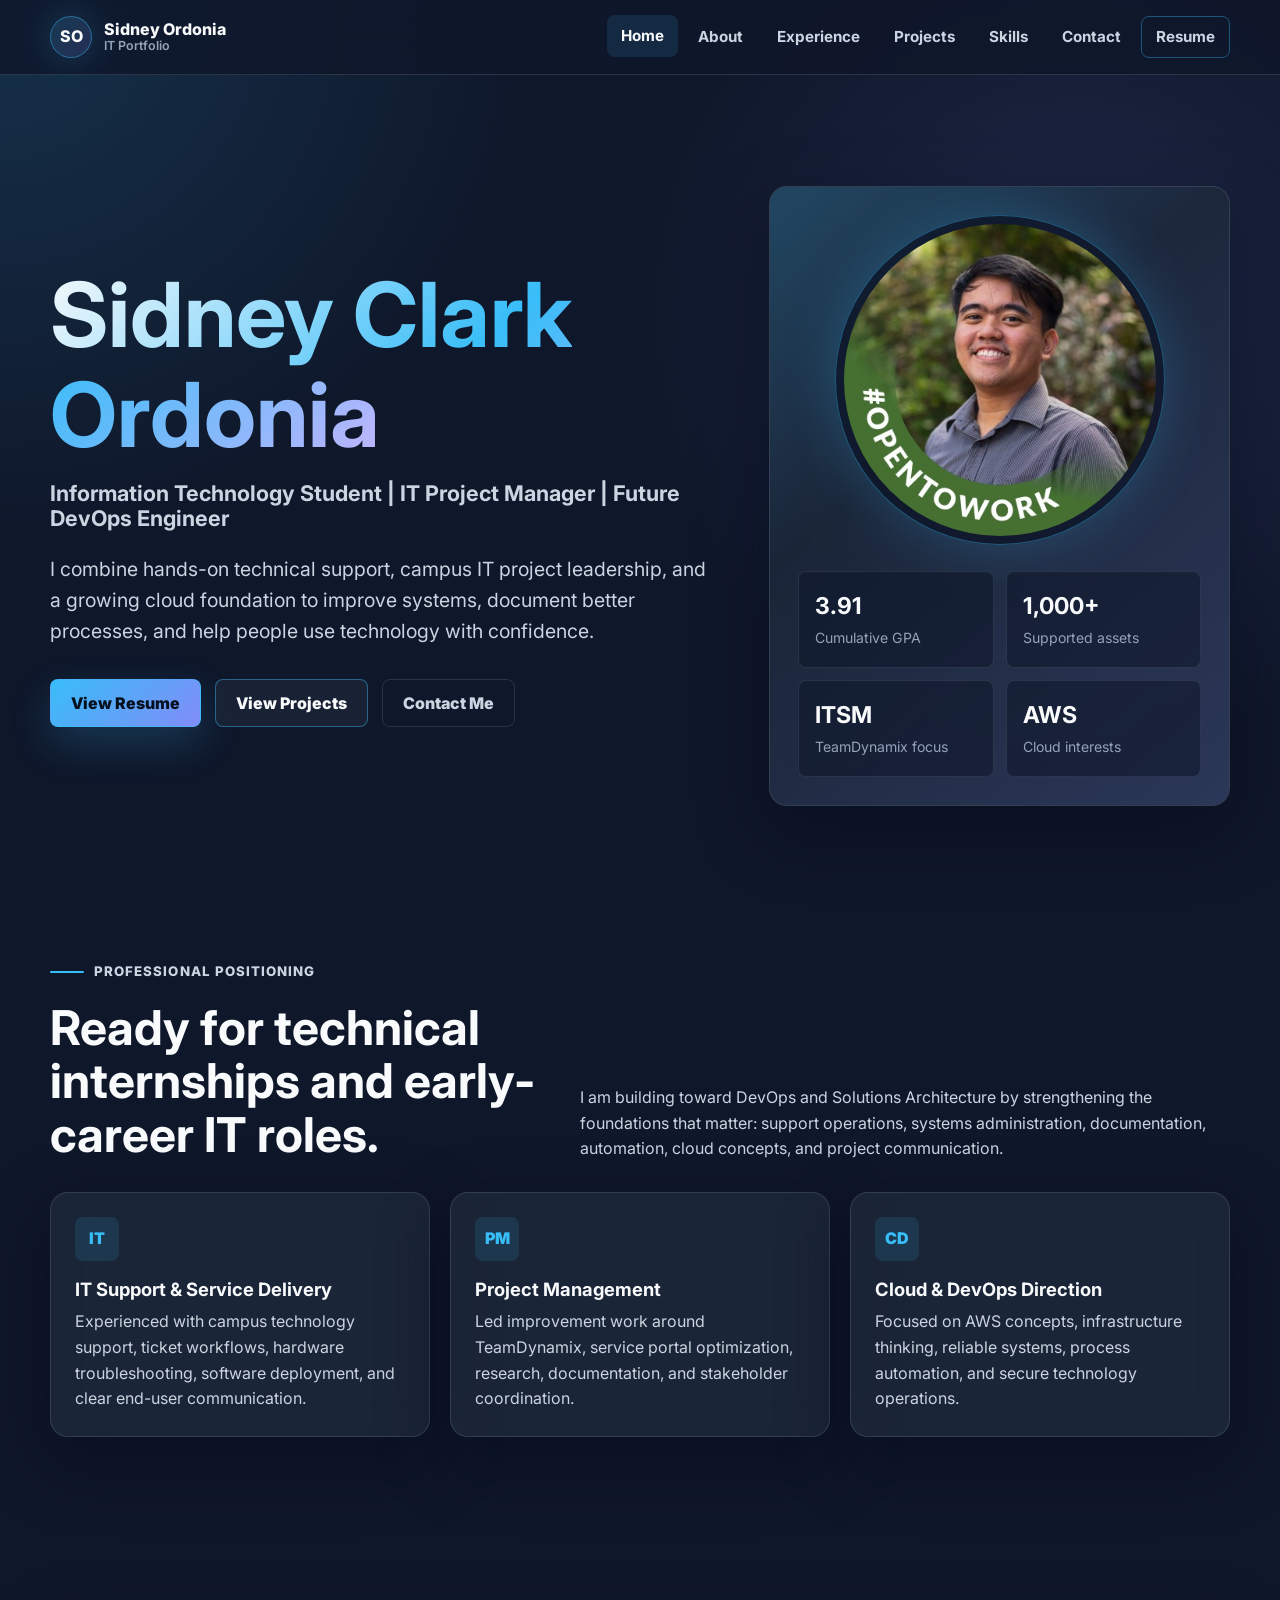
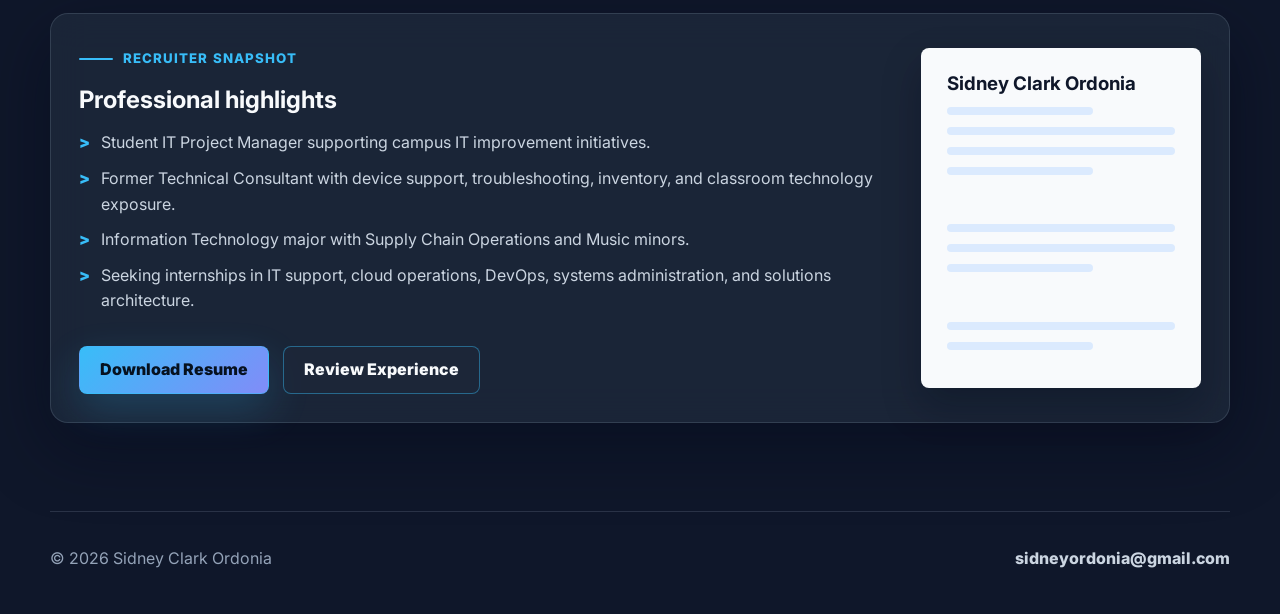
<file: index.html>
<!DOCTYPE html>
<html lang="en">

<head>
    <meta charset="UTF-8">
    <meta name="viewport" content="width=device-width, initial-scale=1.0">
    <meta name="description"
        content="Sidney Clark Ordonia is a BYU-Hawaii Information Technology student, Student IT Project Manager, and aspiring DevOps Engineer.">
    <title>Sidney Clark Ordonia | IT Project Manager &amp; Future DevOps Engineer</title>
    <link rel="preconnect" href="https://fonts.googleapis.com">
    <link rel="preconnect" href="https://fonts.gstatic.com" crossorigin>
    <link
        href="https://fonts.googleapis.com/css2?family=Inter:wght@400;600;700;800;900&amp;family=Outfit:wght@500;700;800&amp;display=swap"
        rel="stylesheet">
    <link rel="stylesheet" href="style.css">
</head>

<body data-page="home">
    <header class="site-header">
        <nav class="navbar" aria-label="Primary navigation">
            <a class="brand" href="index.html" aria-label="Sidney Clark Ordonia home">
                <span class="brand-mark">SO</span>
                <span class="brand-text"><span>Sidney Ordonia</span><span>IT Portfolio</span></span>
            </a>
            <button class="nav-toggle" type="button" aria-label="Toggle navigation"
                aria-expanded="false"><span></span></button>
            <ul class="nav-links">
                <li><a href="index.html" data-page="home">Home</a></li>
                <li><a href="about.html" data-page="about">About</a></li>
                <li><a href="experience.html" data-page="experience">Experience</a></li>
                <li><a href="projects.html" data-page="projects">Projects</a></li>
                <li><a href="skills.html" data-page="skills">Skills</a></li>
                <li><a href="contact.html" data-page="contact">Contact</a></li>
                <li><a class="nav-resume" href="assets/Sidney_Ordonia_Resume.pdf" target="_blank"
                        rel="noopener">Resume</a></li>
            </ul>
        </nav>
    </header>

    <main>
        <section class="hero">
            <div class="reveal">
                <h1><span class="gradient-text">Sidney Clark Ordonia</span><span class="hero-title-small">Information
                        Technology Student | IT Project Manager | Future DevOps Engineer</span></h1>
                <p class="lead">
                    I combine hands-on technical support, campus IT project leadership, and a growing cloud foundation
                    to improve systems, document better processes, and help people use technology with confidence.
                </p>
                <div class="hero-actions" aria-label="Primary actions">
                    <a class="button" href="assets/Sidney_Ordonia_Resume.pdf" target="_blank" rel="noopener">View
                        Resume</a>
                    <a class="button secondary" href="projects.html">View Projects</a>
                    <a class="button ghost" href="contact.html">Contact Me</a>
                </div>
            </div>

            <aside class="profile-panel reveal" aria-label="Professional profile snapshot">
                <div class="profile-frame">
                    <img src="profile.jpeg" alt="Portrait of Sidney Clark Ordonia" loading="eager">
                </div>
                <div class="quick-stats">
                    <div class="stat"><strong>3.91</strong><span>Cumulative GPA</span></div>
                    <div class="stat"><strong>1,000+</strong><span>Supported assets</span></div>
                    <div class="stat"><strong>ITSM</strong><span>TeamDynamix focus</span></div>
                    <div class="stat"><strong>AWS</strong><span>Cloud interests</span></div>
                </div>
            </aside>
        </section>

        <section class="section compact">
            <div class="section-heading reveal">
                <div>
                    <p class="eyebrow">Professional Positioning</p>
                    <h2>Ready for technical internships and early-career IT roles.</h2>
                </div>
                <p>I am building toward DevOps and Solutions Architecture by strengthening the foundations that matter:
                    support operations, systems administration, documentation, automation, cloud concepts, and project
                    communication.</p>
            </div>

            <div class="grid three">
                <article class="feature-card reveal">
                    <span class="icon">IT</span>
                    <h3>IT Support & Service Delivery</h3>
                    <p>Experienced with campus technology support, ticket workflows, hardware troubleshooting, software
                        deployment, and clear end-user communication.</p>
                </article>
                <article class="feature-card reveal">
                    <span class="icon">PM</span>
                    <h3>Project Management</h3>
                    <p>Led improvement work around TeamDynamix, service portal optimization, research, documentation,
                        and stakeholder coordination.</p>
                </article>
                <article class="feature-card reveal">
                    <span class="icon">CD</span>
                    <h3>Cloud & DevOps Direction</h3>
                    <p>Focused on AWS concepts, infrastructure thinking, reliable systems, process automation, and
                        secure technology operations.</p>
                </article>
            </div>
        </section>

        <section class="section">
            <div class="resume-preview reveal">
                <div>
                    <p class="eyebrow">Recruiter Snapshot</p>
                    <h2>Professional highlights</h2>
                    <ul class="achievement-list">
                        <li>Student IT Project Manager supporting campus IT improvement initiatives.</li>
                        <li>Former Technical Consultant with device support, troubleshooting, inventory, and classroom
                            technology exposure.</li>
                        <li>Information Technology major with Supply Chain Operations and Music minors.</li>
                        <li>Seeking internships in IT support, cloud operations, DevOps, systems administration, and
                            solutions architecture.</li>
                    </ul>
                    <div class="button-row">
                        <a class="button" href="assets/Sidney_Ordonia_Resume.pdf" target="_blank"
                            rel="noopener">Download Resume</a>
                        <a class="button secondary" href="experience.html">Review Experience</a>
                    </div>
                </div>
                <div class="resume-sheet" aria-hidden="true">
                    <h3>Sidney Clark Ordonia</h3>
                    <div class="resume-line short"></div>
                    <div class="resume-line"></div>
                    <div class="resume-line"></div>
                    <div class="resume-line short"></div>
                    <br>
                    <div class="resume-line"></div>
                    <div class="resume-line"></div>
                    <div class="resume-line short"></div>
                    <br>
                    <div class="resume-line"></div>
                    <div class="resume-line short"></div>
                </div>
            </div>
        </section>
    </main>

    <footer class="site-footer">
        <p>&copy; 2026 Sidney Clark Ordonia</p>
        <p><a href="mailto:sidneyordonia@gmail.com">sidneyordonia@gmail.com</a></p>
    </footer>

    <script src="script.js"></script>
</body>

</html>
</file>
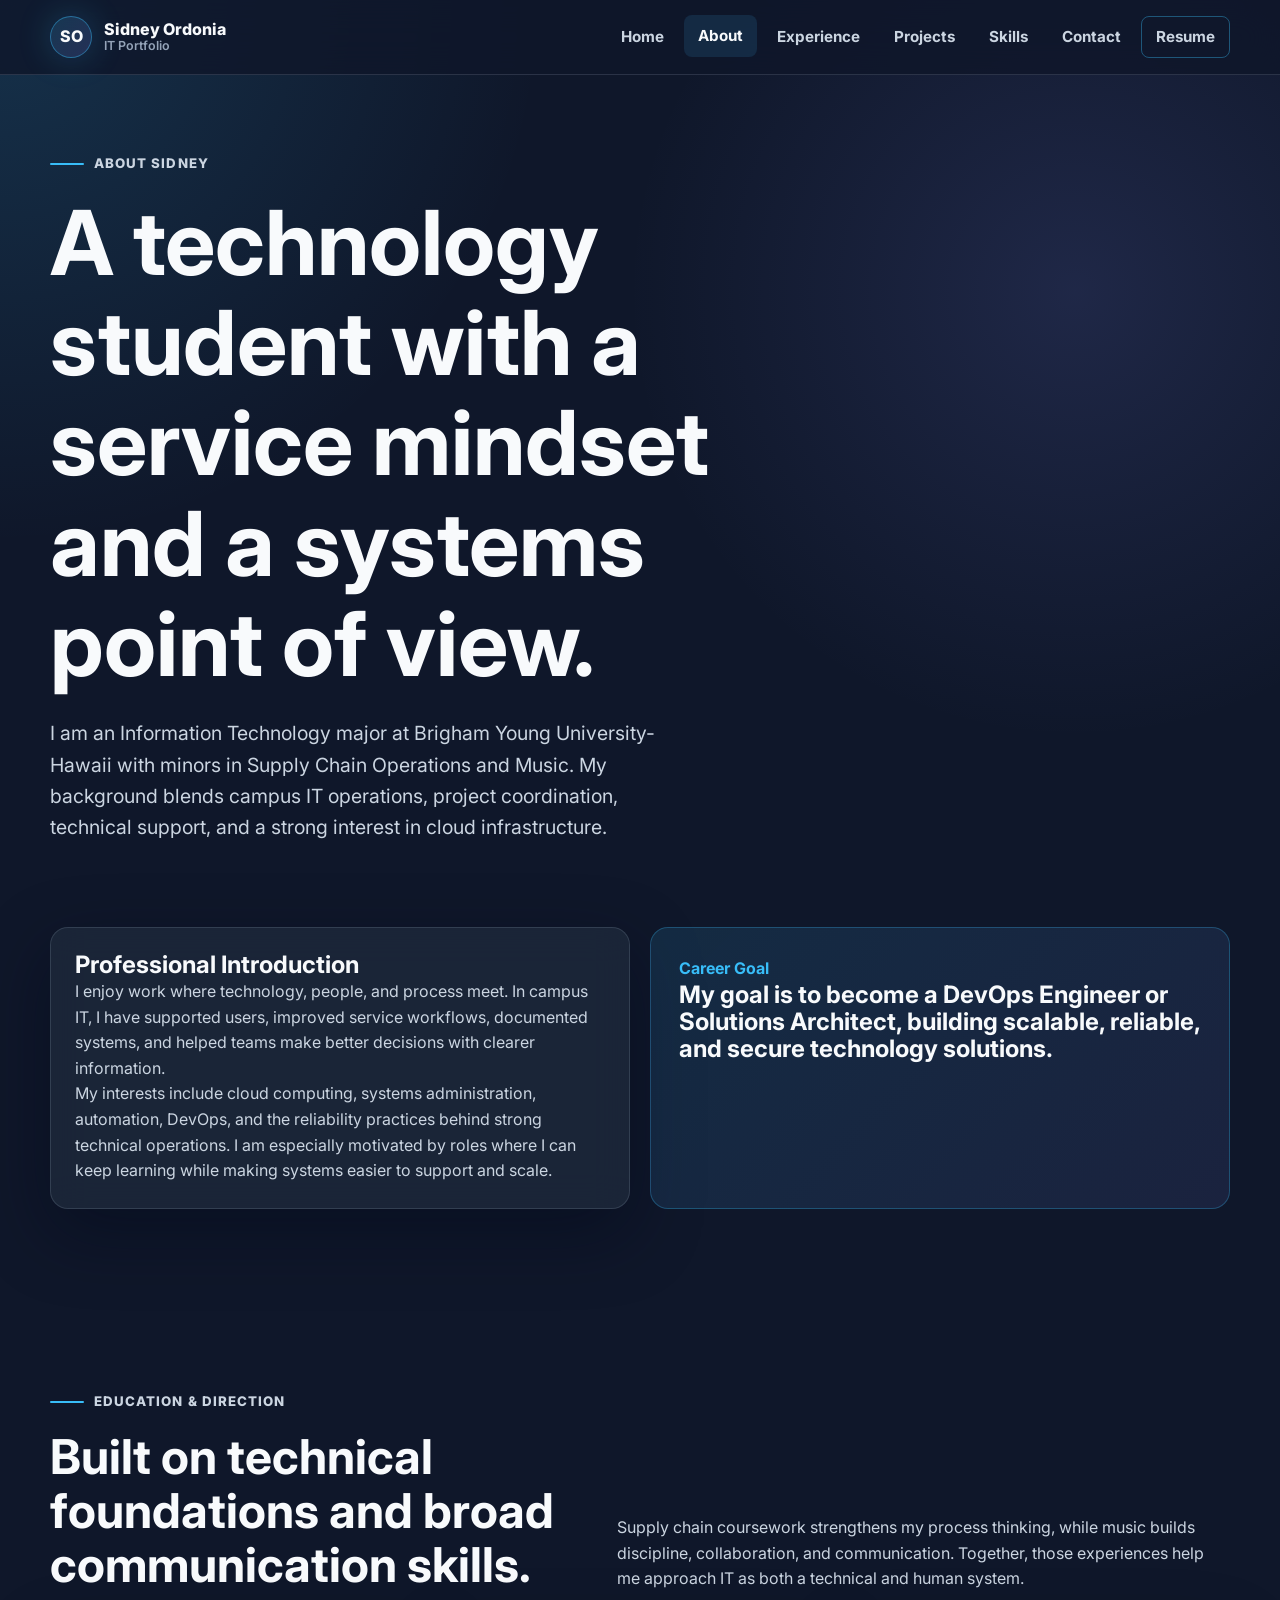
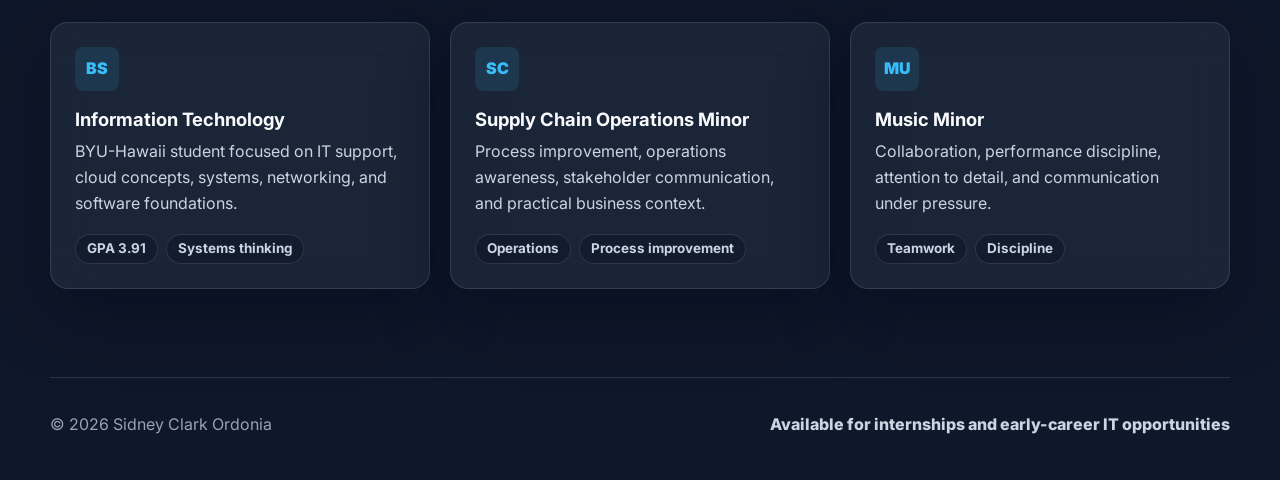
<file: about.html>
<!DOCTYPE html>
<html lang="en">

<head>
    <meta charset="UTF-8">
    <meta name="viewport" content="width=device-width, initial-scale=1.0">
    <meta name="description" content="About Sidney Clark Ordonia, a BYU-Hawaii Information Technology student focused on cloud, DevOps, systems administration, and IT service improvement.">
    <title>About | Sidney Clark Ordonia</title>
    <link rel="preconnect" href="https://fonts.googleapis.com">
    <link rel="preconnect" href="https://fonts.gstatic.com" crossorigin>
    <link href="https://fonts.googleapis.com/css2?family=Inter:wght@400;600;700;800;900&amp;family=Outfit:wght@500;700;800&amp;display=swap" rel="stylesheet">
    <link rel="stylesheet" href="style.css">
</head>

<body data-page="about">
    <header class="site-header">
        <nav class="navbar" aria-label="Primary navigation">
            <a class="brand" href="index.html"><span class="brand-mark">SO</span><span class="brand-text"><span>Sidney Ordonia</span><span>IT Portfolio</span></span></a>
            <button class="nav-toggle" type="button" aria-label="Toggle navigation" aria-expanded="false"><span></span></button>
            <ul class="nav-links">
                <li><a href="index.html" data-page="home">Home</a></li>
                <li><a href="about.html" data-page="about">About</a></li>
                <li><a href="experience.html" data-page="experience">Experience</a></li>
                <li><a href="projects.html" data-page="projects">Projects</a></li>
                <li><a href="skills.html" data-page="skills">Skills</a></li>
                <li><a href="contact.html" data-page="contact">Contact</a></li>
                <li><a class="nav-resume" href="assets/Sidney_Ordonia_Resume.pdf" target="_blank" rel="noopener">Resume</a></li>
            </ul>
        </nav>
    </header>

    <main>
        <section class="page-hero reveal">
            <p class="eyebrow">About Sidney</p>
            <h1>A technology student with a service mindset and a systems point of view.</h1>
            <p class="lead">I am an Information Technology major at Brigham Young University-Hawaii with minors in Supply Chain Operations and Music. My background blends campus IT operations, project coordination, technical support, and a strong interest in cloud infrastructure.</p>
        </section>

        <section class="section compact">
            <div class="grid two">
                <article class="glass-panel feature-card reveal">
                    <h2>Professional Introduction</h2>
                    <p>I enjoy work where technology, people, and process meet. In campus IT, I have supported users, improved service workflows, documented systems, and helped teams make better decisions with clearer information.</p>
                    <p>My interests include cloud computing, systems administration, automation, DevOps, and the reliability practices behind strong technical operations. I am especially motivated by roles where I can keep learning while making systems easier to support and scale.</p>
                </article>

                <aside class="callout reveal">
                    <p><strong>Career Goal</strong></p>
                    <h2>My goal is to become a DevOps Engineer or Solutions Architect, building scalable, reliable, and secure technology solutions.</h2>
                </aside>
            </div>
        </section>

        <section class="section">
            <div class="section-heading reveal">
                <div>
                    <p class="eyebrow">Education & Direction</p>
                    <h2>Built on technical foundations and broad communication skills.</h2>
                </div>
                <p>Supply chain coursework strengthens my process thinking, while music builds discipline, collaboration, and communication. Together, those experiences help me approach IT as both a technical and human system.</p>
            </div>

            <div class="grid three">
                <article class="feature-card reveal">
                    <span class="icon">BS</span>
                    <h3>Information Technology</h3>
                    <p>BYU-Hawaii student focused on IT support, cloud concepts, systems, networking, and software foundations.</p>
                    <ul class="tag-list">
                        <li>GPA 3.91</li>
                        <li>Systems thinking</li>
                    </ul>
                </article>
                <article class="feature-card reveal">
                    <span class="icon">SC</span>
                    <h3>Supply Chain Operations Minor</h3>
                    <p>Process improvement, operations awareness, stakeholder communication, and practical business context.</p>
                    <ul class="tag-list">
                        <li>Operations</li>
                        <li>Process improvement</li>
                    </ul>
                </article>
                <article class="feature-card reveal">
                    <span class="icon">MU</span>
                    <h3>Music Minor</h3>
                    <p>Collaboration, performance discipline, attention to detail, and communication under pressure.</p>
                    <ul class="tag-list">
                        <li>Teamwork</li>
                        <li>Discipline</li>
                    </ul>
                </article>
            </div>
        </section>
    </main>

    <footer class="site-footer">
        <p>&copy; 2026 Sidney Clark Ordonia</p>
        <p><a href="contact.html">Available for internships and early-career IT opportunities</a></p>
    </footer>

    <script src="script.js"></script>
</body>

</html>
</file>
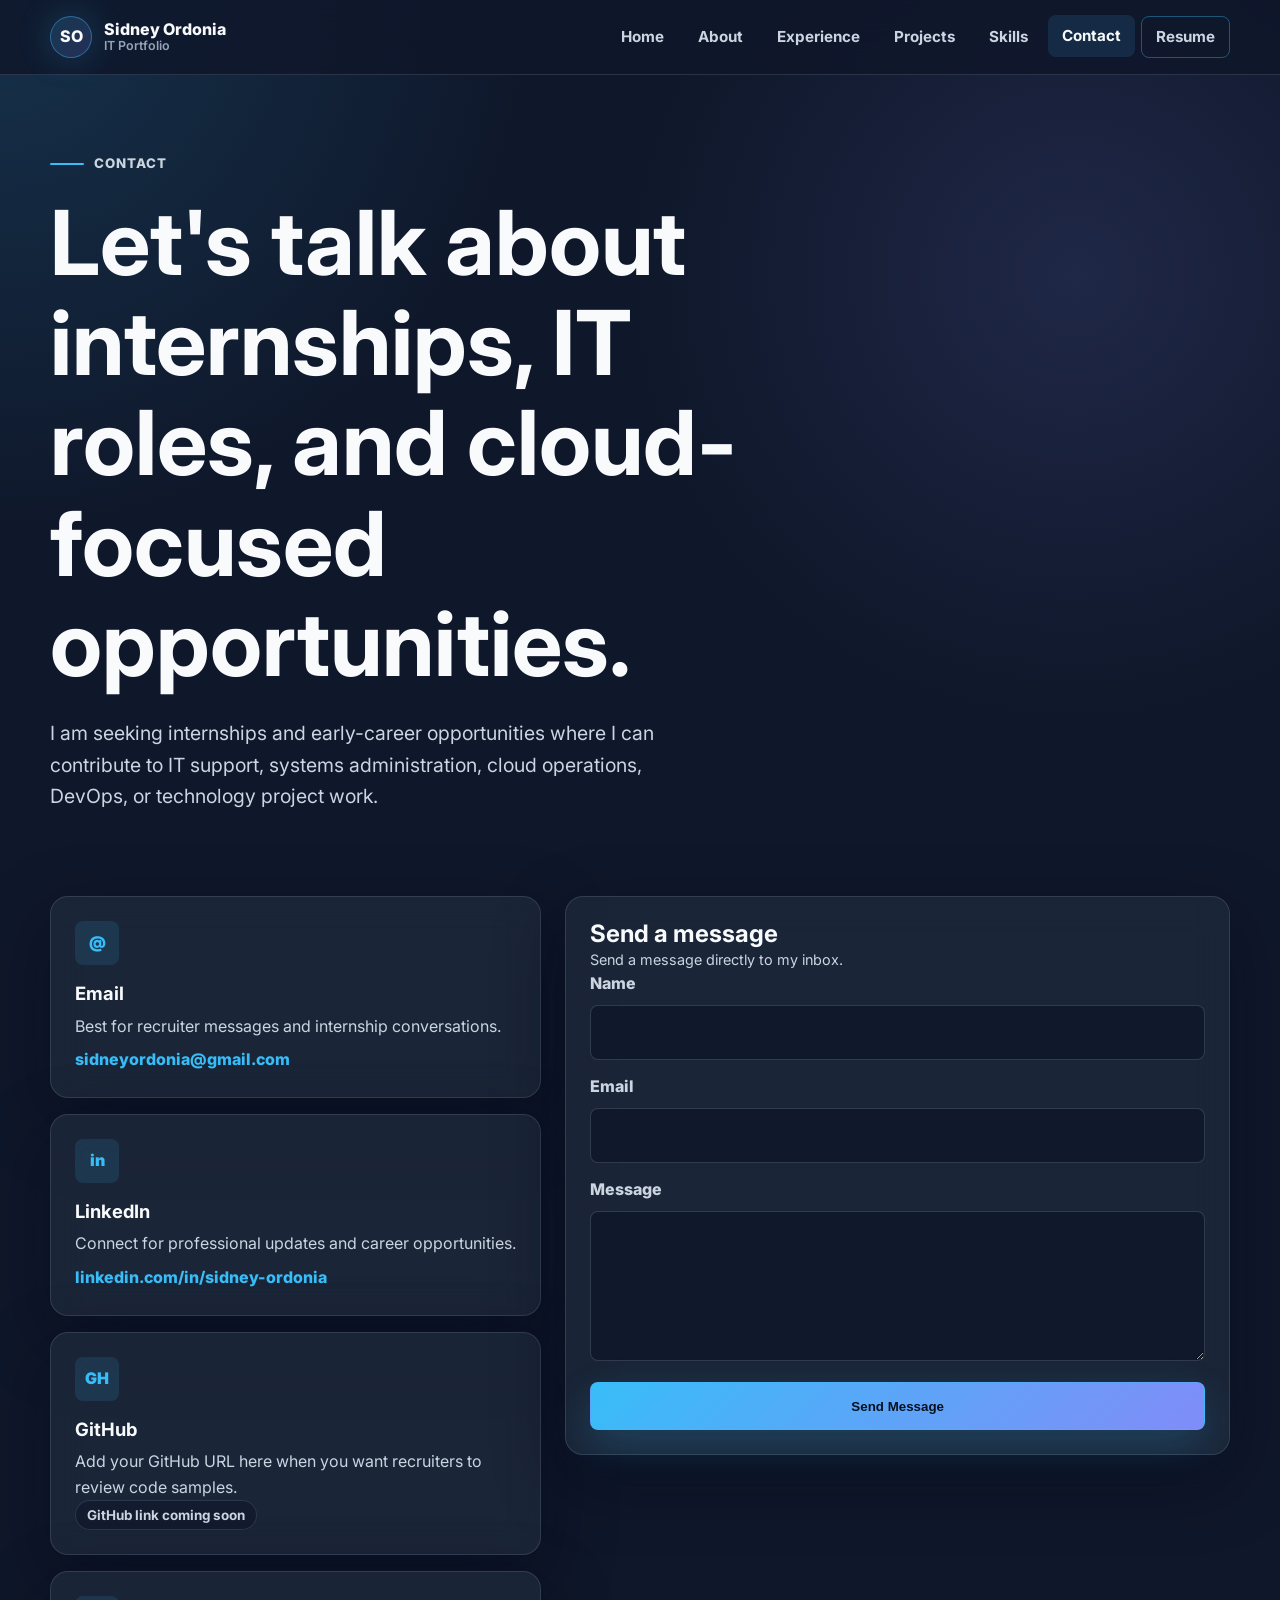
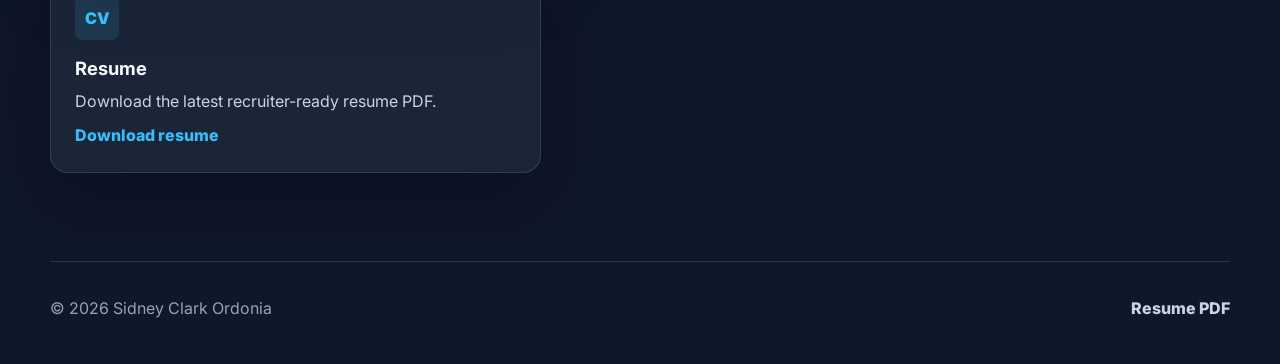
<file: contact.html>
<!DOCTYPE html>
<html lang="en">

<head>
    <meta charset="UTF-8">
    <meta name="viewport" content="width=device-width, initial-scale=1.0">
    <meta name="description" content="Contact Sidney Clark Ordonia for internships, early-career IT roles, cloud operations opportunities, and technical project conversations.">
    <title>Contact | Sidney Clark Ordonia</title>
    <link rel="preconnect" href="https://fonts.googleapis.com">
    <link rel="preconnect" href="https://fonts.gstatic.com" crossorigin>
    <link href="https://fonts.googleapis.com/css2?family=Inter:wght@400;600;700;800;900&amp;family=Outfit:wght@500;700;800&amp;display=swap" rel="stylesheet">
    <link rel="stylesheet" href="style.css">
</head>

<body data-page="contact">
    <header class="site-header">
        <nav class="navbar" aria-label="Primary navigation">
            <a class="brand" href="index.html"><span class="brand-mark">SO</span><span class="brand-text"><span>Sidney Ordonia</span><span>IT Portfolio</span></span></a>
            <button class="nav-toggle" type="button" aria-label="Toggle navigation" aria-expanded="false"><span></span></button>
            <ul class="nav-links">
                <li><a href="index.html" data-page="home">Home</a></li>
                <li><a href="about.html" data-page="about">About</a></li>
                <li><a href="experience.html" data-page="experience">Experience</a></li>
                <li><a href="projects.html" data-page="projects">Projects</a></li>
                <li><a href="skills.html" data-page="skills">Skills</a></li>
                <li><a href="contact.html" data-page="contact">Contact</a></li>
                <li><a class="nav-resume" href="assets/Sidney_Ordonia_Resume.pdf" target="_blank" rel="noopener">Resume</a></li>
            </ul>
        </nav>
    </header>

    <main>
        <section class="page-hero reveal">
            <p class="eyebrow">Contact</p>
            <h1>Let's talk about internships, IT roles, and cloud-focused opportunities.</h1>
            <p class="lead">I am seeking internships and early-career opportunities where I can contribute to IT support, systems administration, cloud operations, DevOps, or technology project work.</p>
        </section>

        <section class="section compact contact-layout">
            <aside class="contact-stack">
                <article class="contact-card reveal">
                    <span class="icon">@</span>
                    <h3>Email</h3>
                    <p>Best for recruiter messages and internship conversations.</p>
                    <a href="mailto:sidneyordonia@gmail.com">sidneyordonia@gmail.com</a>
                </article>
                <article class="contact-card reveal">
                    <span class="icon">in</span>
                    <h3>LinkedIn</h3>
                    <p>Connect for professional updates and career opportunities.</p>
                    <a href="https://www.linkedin.com/in/sidney-ordonia/" target="_blank" rel="noopener">linkedin.com/in/sidney-ordonia</a>
                </article>
                <article class="contact-card reveal">
                    <span class="icon">GH</span>
                    <h3>GitHub</h3>
                    <p>Add your GitHub URL here when you want recruiters to review code samples.</p>
                    <span class="tag">GitHub link coming soon</span>
                </article>
                <article class="contact-card reveal">
                    <span class="icon">CV</span>
                    <h3>Resume</h3>
                    <p>Download the latest recruiter-ready resume PDF.</p>
                    <a href="assets/Sidney_Ordonia_Resume.pdf" target="_blank" rel="noopener">Download resume</a>
                </article>
            </aside>

            <section class="contact-card reveal" aria-labelledby="contact-form-title">
                <h2 id="contact-form-title">Send a message</h2>
                <p class="form-note">Send a message directly to my inbox.</p>
                <form id="contact-form" name="contact" data-netlify="true" netlify-honeypot="bot-field">
                    <p class="hidden" style="display: none;">
                        <label>Don’t fill this out if you're human: <input name="bot-field" /></label>
                    </p>
                    <label for="name">Name
                        <input id="name" name="name" type="text" autocomplete="name" required>
                    </label>
                    <label for="email">Email
                        <input id="email" name="email" type="email" autocomplete="email" required>
                    </label>
                    <label for="message">Message
                        <textarea id="message" name="message" required></textarea>
                    </label>
                    <button class="button" type="submit">Send Message</button>
                </form>
                <div id="form-success" class="form-message success" style="display: none;">
                    <h3>Message Sent!</h3>
                    <p>Thank you for reaching out. I'll get back to you as soon as possible.</p>
                </div>
                <div id="form-error" class="form-message error" style="display: none;">
                    <h3>Oops!</h3>
                    <p>Something went wrong submitting the form. Please try again or email me directly.</p>
                </div>
            </section>
        </section>
    </main>

    <footer class="site-footer">
        <p>&copy; 2026 Sidney Clark Ordonia</p>
        <p><a href="assets/Sidney_Ordonia_Resume.pdf" target="_blank" rel="noopener">Resume PDF</a></p>
    </footer>

    <script src="script.js"></script>
</body>

</html>
</file>
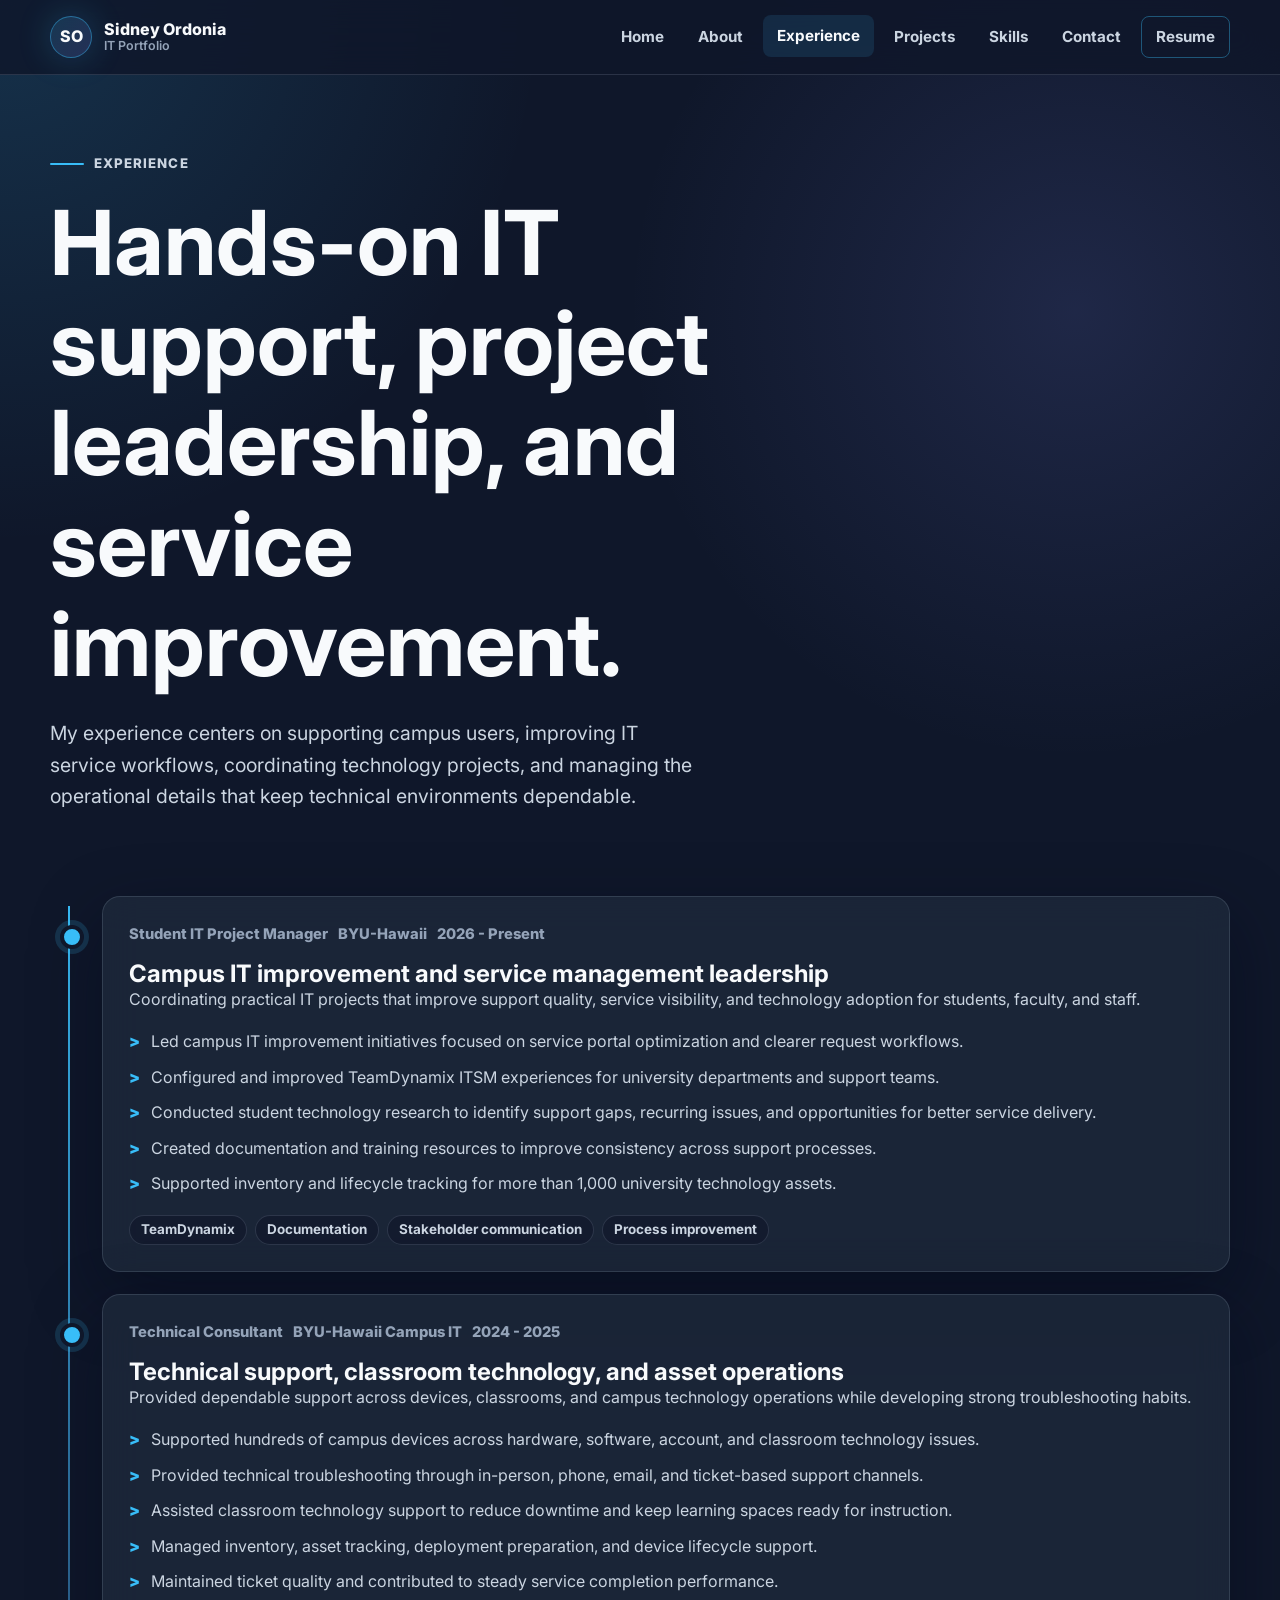
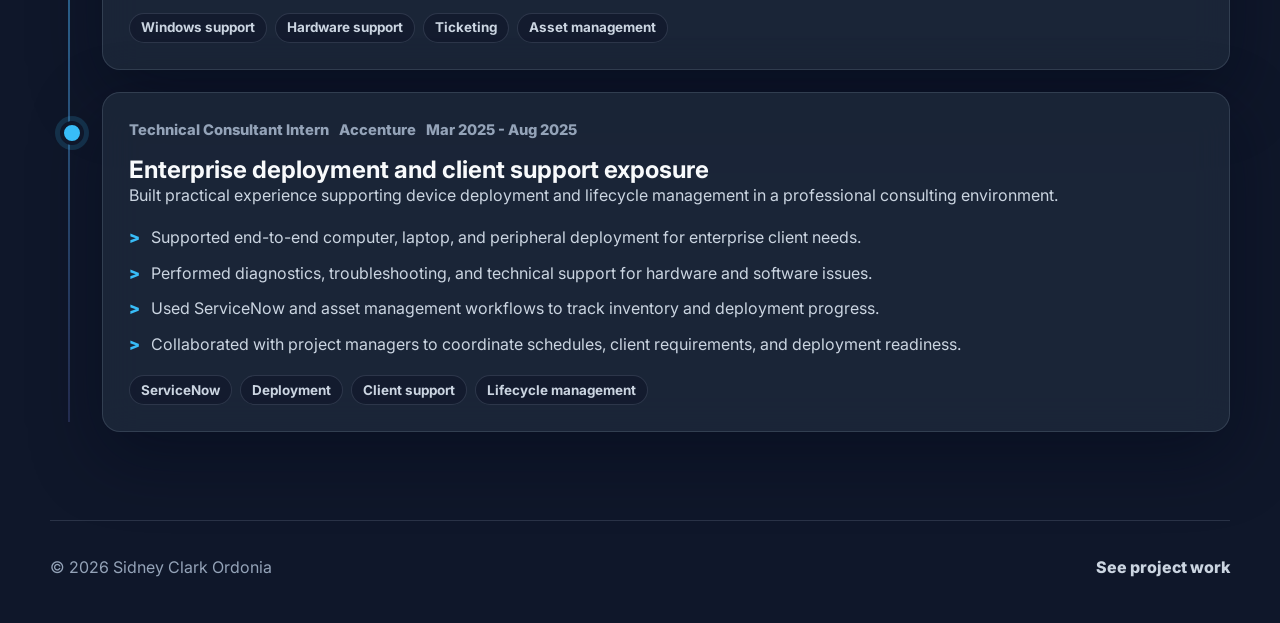
<file: experience.html>
<!DOCTYPE html>
<html lang="en">

<head>
    <meta charset="UTF-8">
    <meta name="viewport" content="width=device-width, initial-scale=1.0">
    <meta name="description" content="Professional IT experience for Sidney Clark Ordonia, including Student IT Project Manager and Technical Consultant roles.">
    <title>Experience | Sidney Clark Ordonia</title>
    <link rel="preconnect" href="https://fonts.googleapis.com">
    <link rel="preconnect" href="https://fonts.gstatic.com" crossorigin>
    <link href="https://fonts.googleapis.com/css2?family=Inter:wght@400;600;700;800;900&amp;family=Outfit:wght@500;700;800&amp;display=swap" rel="stylesheet">
    <link rel="stylesheet" href="style.css">
</head>

<body data-page="experience">
    <header class="site-header">
        <nav class="navbar" aria-label="Primary navigation">
            <a class="brand" href="index.html"><span class="brand-mark">SO</span><span class="brand-text"><span>Sidney Ordonia</span><span>IT Portfolio</span></span></a>
            <button class="nav-toggle" type="button" aria-label="Toggle navigation" aria-expanded="false"><span></span></button>
            <ul class="nav-links">
                <li><a href="index.html" data-page="home">Home</a></li>
                <li><a href="about.html" data-page="about">About</a></li>
                <li><a href="experience.html" data-page="experience">Experience</a></li>
                <li><a href="projects.html" data-page="projects">Projects</a></li>
                <li><a href="skills.html" data-page="skills">Skills</a></li>
                <li><a href="contact.html" data-page="contact">Contact</a></li>
                <li><a class="nav-resume" href="assets/Sidney_Ordonia_Resume.pdf" target="_blank" rel="noopener">Resume</a></li>
            </ul>
        </nav>
    </header>

    <main>
        <section class="page-hero reveal">
            <p class="eyebrow">Experience</p>
            <h1>Hands-on IT support, project leadership, and service improvement.</h1>
            <p class="lead">My experience centers on supporting campus users, improving IT service workflows, coordinating technology projects, and managing the operational details that keep technical environments dependable.</p>
        </section>

        <section class="section compact">
            <div class="timeline">
                <article class="timeline-item reveal">
                    <div class="timeline-meta">
                        <span>Student IT Project Manager</span>
                        <span>BYU-Hawaii</span>
                        <span>2026 - Present</span>
                    </div>
                    <h2>Campus IT improvement and service management leadership</h2>
                    <p>Coordinating practical IT projects that improve support quality, service visibility, and technology adoption for students, faculty, and staff.</p>
                    <ul class="achievement-list">
                        <li>Led campus IT improvement initiatives focused on service portal optimization and clearer request workflows.</li>
                        <li>Configured and improved TeamDynamix ITSM experiences for university departments and support teams.</li>
                        <li>Conducted student technology research to identify support gaps, recurring issues, and opportunities for better service delivery.</li>
                        <li>Created documentation and training resources to improve consistency across support processes.</li>
                        <li>Supported inventory and lifecycle tracking for more than 1,000 university technology assets.</li>
                    </ul>
                    <ul class="tag-list">
                        <li>TeamDynamix</li>
                        <li>Documentation</li>
                        <li>Stakeholder communication</li>
                        <li>Process improvement</li>
                    </ul>
                </article>

                <article class="timeline-item reveal">
                    <div class="timeline-meta">
                        <span>Technical Consultant</span>
                        <span>BYU-Hawaii Campus IT</span>
                        <span>2024 - 2025</span>
                    </div>
                    <h2>Technical support, classroom technology, and asset operations</h2>
                    <p>Provided dependable support across devices, classrooms, and campus technology operations while developing strong troubleshooting habits.</p>
                    <ul class="achievement-list">
                        <li>Supported hundreds of campus devices across hardware, software, account, and classroom technology issues.</li>
                        <li>Provided technical troubleshooting through in-person, phone, email, and ticket-based support channels.</li>
                        <li>Assisted classroom technology support to reduce downtime and keep learning spaces ready for instruction.</li>
                        <li>Managed inventory, asset tracking, deployment preparation, and device lifecycle support.</li>
                        <li>Maintained ticket quality and contributed to steady service completion performance.</li>
                    </ul>
                    <ul class="tag-list">
                        <li>Windows support</li>
                        <li>Hardware support</li>
                        <li>Ticketing</li>
                        <li>Asset management</li>
                    </ul>
                </article>

                <article class="timeline-item reveal">
                    <div class="timeline-meta">
                        <span>Technical Consultant Intern</span>
                        <span>Accenture</span>
                        <span>Mar 2025 - Aug 2025</span>
                    </div>
                    <h2>Enterprise deployment and client support exposure</h2>
                    <p>Built practical experience supporting device deployment and lifecycle management in a professional consulting environment.</p>
                    <ul class="achievement-list">
                        <li>Supported end-to-end computer, laptop, and peripheral deployment for enterprise client needs.</li>
                        <li>Performed diagnostics, troubleshooting, and technical support for hardware and software issues.</li>
                        <li>Used ServiceNow and asset management workflows to track inventory and deployment progress.</li>
                        <li>Collaborated with project managers to coordinate schedules, client requirements, and deployment readiness.</li>
                    </ul>
                    <ul class="tag-list">
                        <li>ServiceNow</li>
                        <li>Deployment</li>
                        <li>Client support</li>
                        <li>Lifecycle management</li>
                    </ul>
                </article>
            </div>
        </section>
    </main>

    <footer class="site-footer">
        <p>&copy; 2026 Sidney Clark Ordonia</p>
        <p><a href="projects.html">See project work</a></p>
    </footer>

    <script src="script.js"></script>
</body>

</html>
</file>
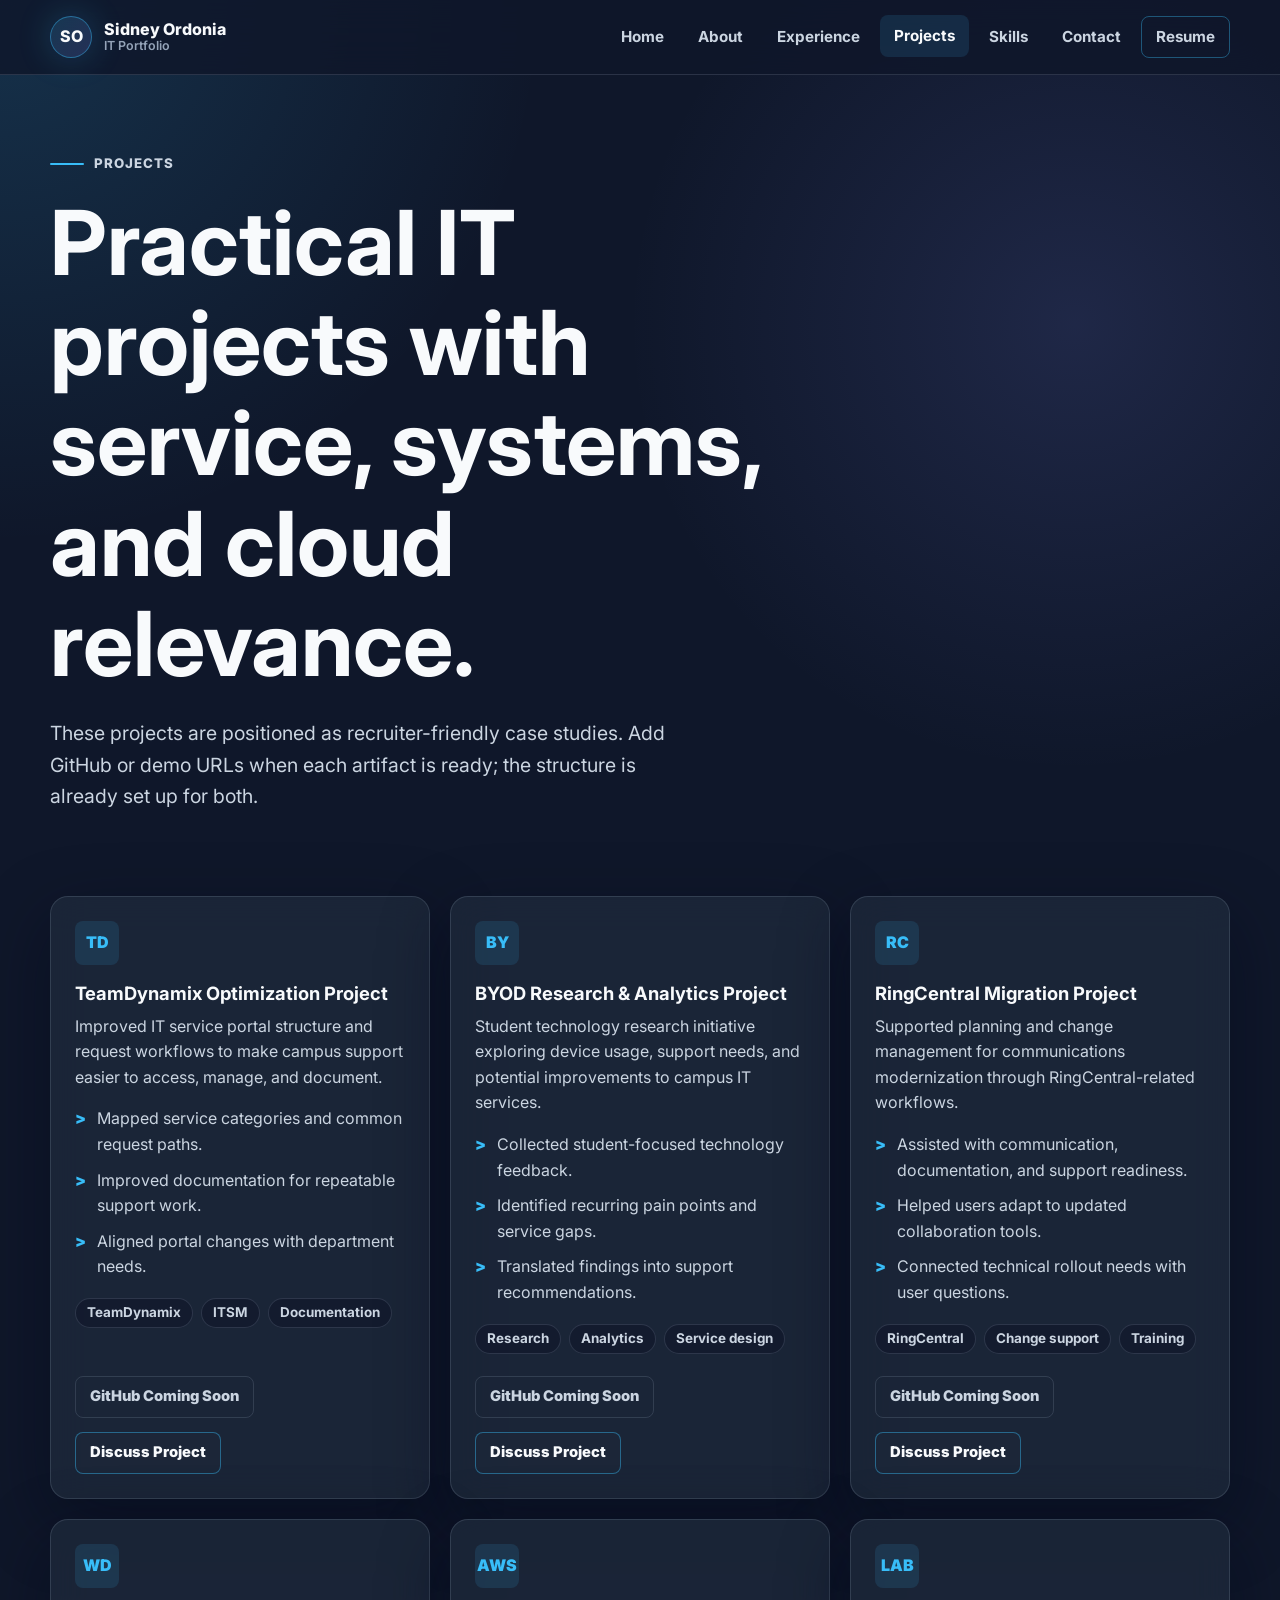
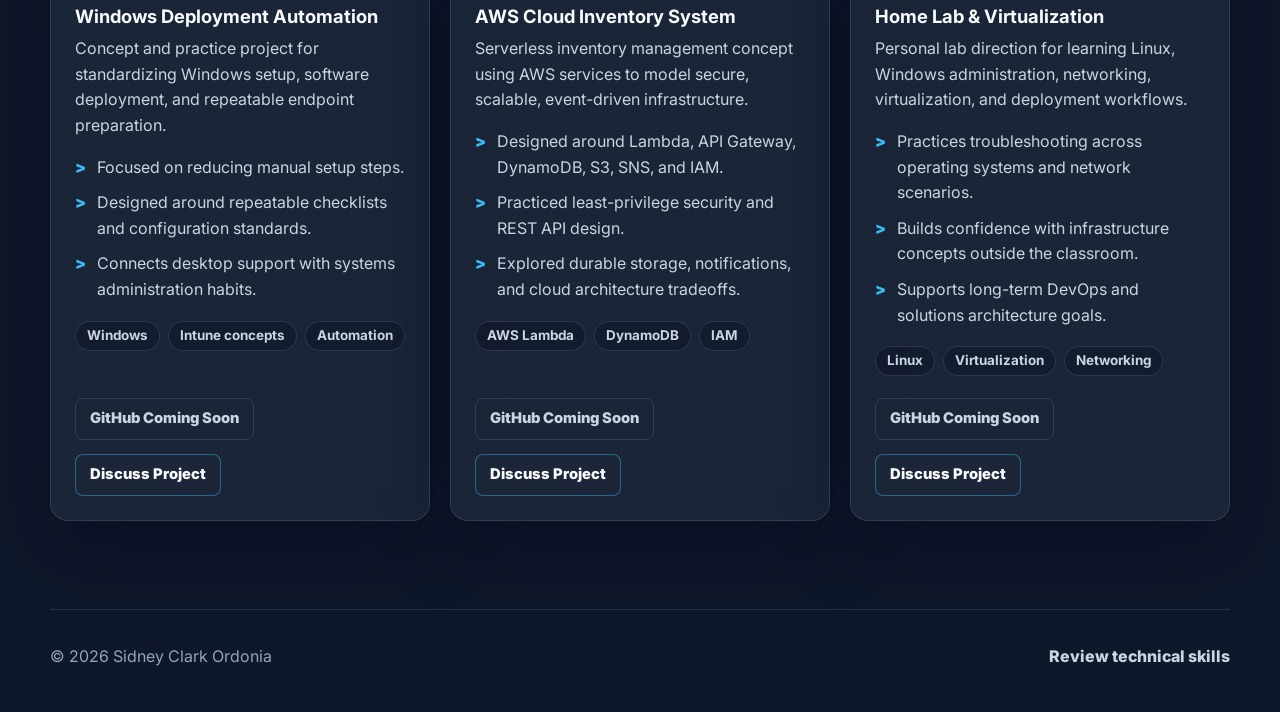
<file: projects.html>
<!DOCTYPE html>
<html lang="en">

<head>
    <meta charset="UTF-8">
    <meta name="viewport" content="width=device-width, initial-scale=1.0">
    <meta name="description" content="IT, cloud, systems administration, and project management projects by Sidney Clark Ordonia.">
    <title>Projects | Sidney Clark Ordonia</title>
    <link rel="preconnect" href="https://fonts.googleapis.com">
    <link rel="preconnect" href="https://fonts.gstatic.com" crossorigin>
    <link href="https://fonts.googleapis.com/css2?family=Inter:wght@400;600;700;800;900&amp;family=Outfit:wght@500;700;800&amp;display=swap" rel="stylesheet">
    <link rel="stylesheet" href="style.css">
</head>

<body data-page="projects">
    <header class="site-header">
        <nav class="navbar" aria-label="Primary navigation">
            <a class="brand" href="index.html"><span class="brand-mark">SO</span><span class="brand-text"><span>Sidney Ordonia</span><span>IT Portfolio</span></span></a>
            <button class="nav-toggle" type="button" aria-label="Toggle navigation" aria-expanded="false"><span></span></button>
            <ul class="nav-links">
                <li><a href="index.html" data-page="home">Home</a></li>
                <li><a href="about.html" data-page="about">About</a></li>
                <li><a href="experience.html" data-page="experience">Experience</a></li>
                <li><a href="projects.html" data-page="projects">Projects</a></li>
                <li><a href="skills.html" data-page="skills">Skills</a></li>
                <li><a href="contact.html" data-page="contact">Contact</a></li>
                <li><a class="nav-resume" href="assets/Sidney_Ordonia_Resume.pdf" target="_blank" rel="noopener">Resume</a></li>
            </ul>
        </nav>
    </header>

    <main>
        <section class="page-hero reveal">
            <p class="eyebrow">Projects</p>
            <h1>Practical IT projects with service, systems, and cloud relevance.</h1>
            <p class="lead">These projects are positioned as recruiter-friendly case studies. Add GitHub or demo URLs when each artifact is ready; the structure is already set up for both.</p>
        </section>

        <section class="section compact">
            <div class="grid three">
                <article class="project-card reveal">
                    <span class="icon">TD</span>
                    <h3>TeamDynamix Optimization Project</h3>
                    <p>Improved IT service portal structure and request workflows to make campus support easier to access, manage, and document.</p>
                    <ul class="achievement-list">
                        <li>Mapped service categories and common request paths.</li>
                        <li>Improved documentation for repeatable support work.</li>
                        <li>Aligned portal changes with department needs.</li>
                    </ul>
                    <ul class="tag-list"><li>TeamDynamix</li><li>ITSM</li><li>Documentation</li></ul>
                    <div class="button-row">
                        <span class="button ghost">GitHub Coming Soon</span>
                        <a class="button secondary" href="contact.html">Discuss Project</a>
                    </div>
                </article>

                <article class="project-card reveal">
                    <span class="icon">BY</span>
                    <h3>BYOD Research & Analytics Project</h3>
                    <p>Student technology research initiative exploring device usage, support needs, and potential improvements to campus IT services.</p>
                    <ul class="achievement-list">
                        <li>Collected student-focused technology feedback.</li>
                        <li>Identified recurring pain points and service gaps.</li>
                        <li>Translated findings into support recommendations.</li>
                    </ul>
                    <ul class="tag-list"><li>Research</li><li>Analytics</li><li>Service design</li></ul>
                    <div class="button-row">
                        <span class="button ghost">GitHub Coming Soon</span>
                        <a class="button secondary" href="contact.html">Discuss Project</a>
                    </div>
                </article>

                <article class="project-card reveal">
                    <span class="icon">RC</span>
                    <h3>RingCentral Migration Project</h3>
                    <p>Supported planning and change management for communications modernization through RingCentral-related workflows.</p>
                    <ul class="achievement-list">
                        <li>Assisted with communication, documentation, and support readiness.</li>
                        <li>Helped users adapt to updated collaboration tools.</li>
                        <li>Connected technical rollout needs with user questions.</li>
                    </ul>
                    <ul class="tag-list"><li>RingCentral</li><li>Change support</li><li>Training</li></ul>
                    <div class="button-row">
                        <span class="button ghost">GitHub Coming Soon</span>
                        <a class="button secondary" href="contact.html">Discuss Project</a>
                    </div>
                </article>

                <article class="project-card reveal">
                    <span class="icon">WD</span>
                    <h3>Windows Deployment Automation</h3>
                    <p>Concept and practice project for standardizing Windows setup, software deployment, and repeatable endpoint preparation.</p>
                    <ul class="achievement-list">
                        <li>Focused on reducing manual setup steps.</li>
                        <li>Designed around repeatable checklists and configuration standards.</li>
                        <li>Connects desktop support with systems administration habits.</li>
                    </ul>
                    <ul class="tag-list"><li>Windows</li><li>Intune concepts</li><li>Automation</li></ul>
                    <div class="button-row">
                        <span class="button ghost">GitHub Coming Soon</span>
                        <a class="button secondary" href="contact.html">Discuss Project</a>
                    </div>
                </article>

                <article class="project-card reveal">
                    <span class="icon">AWS</span>
                    <h3>AWS Cloud Inventory System</h3>
                    <p>Serverless inventory management concept using AWS services to model secure, scalable, event-driven infrastructure.</p>
                    <ul class="achievement-list">
                        <li>Designed around Lambda, API Gateway, DynamoDB, S3, SNS, and IAM.</li>
                        <li>Practiced least-privilege security and REST API design.</li>
                        <li>Explored durable storage, notifications, and cloud architecture tradeoffs.</li>
                    </ul>
                    <ul class="tag-list"><li>AWS Lambda</li><li>DynamoDB</li><li>IAM</li></ul>
                    <div class="button-row">
                        <span class="button ghost">GitHub Coming Soon</span>
                        <a class="button secondary" href="contact.html">Discuss Project</a>
                    </div>
                </article>

                <article class="project-card reveal">
                    <span class="icon">LAB</span>
                    <h3>Home Lab & Virtualization</h3>
                    <p>Personal lab direction for learning Linux, Windows administration, networking, virtualization, and deployment workflows.</p>
                    <ul class="achievement-list">
                        <li>Practices troubleshooting across operating systems and network scenarios.</li>
                        <li>Builds confidence with infrastructure concepts outside the classroom.</li>
                        <li>Supports long-term DevOps and solutions architecture goals.</li>
                    </ul>
                    <ul class="tag-list"><li>Linux</li><li>Virtualization</li><li>Networking</li></ul>
                    <div class="button-row">
                        <span class="button ghost">GitHub Coming Soon</span>
                        <a class="button secondary" href="contact.html">Discuss Project</a>
                    </div>
                </article>
            </div>
        </section>
    </main>

    <footer class="site-footer">
        <p>&copy; 2026 Sidney Clark Ordonia</p>
        <p><a href="skills.html">Review technical skills</a></p>
    </footer>

    <script src="script.js"></script>
</body>

</html>
</file>
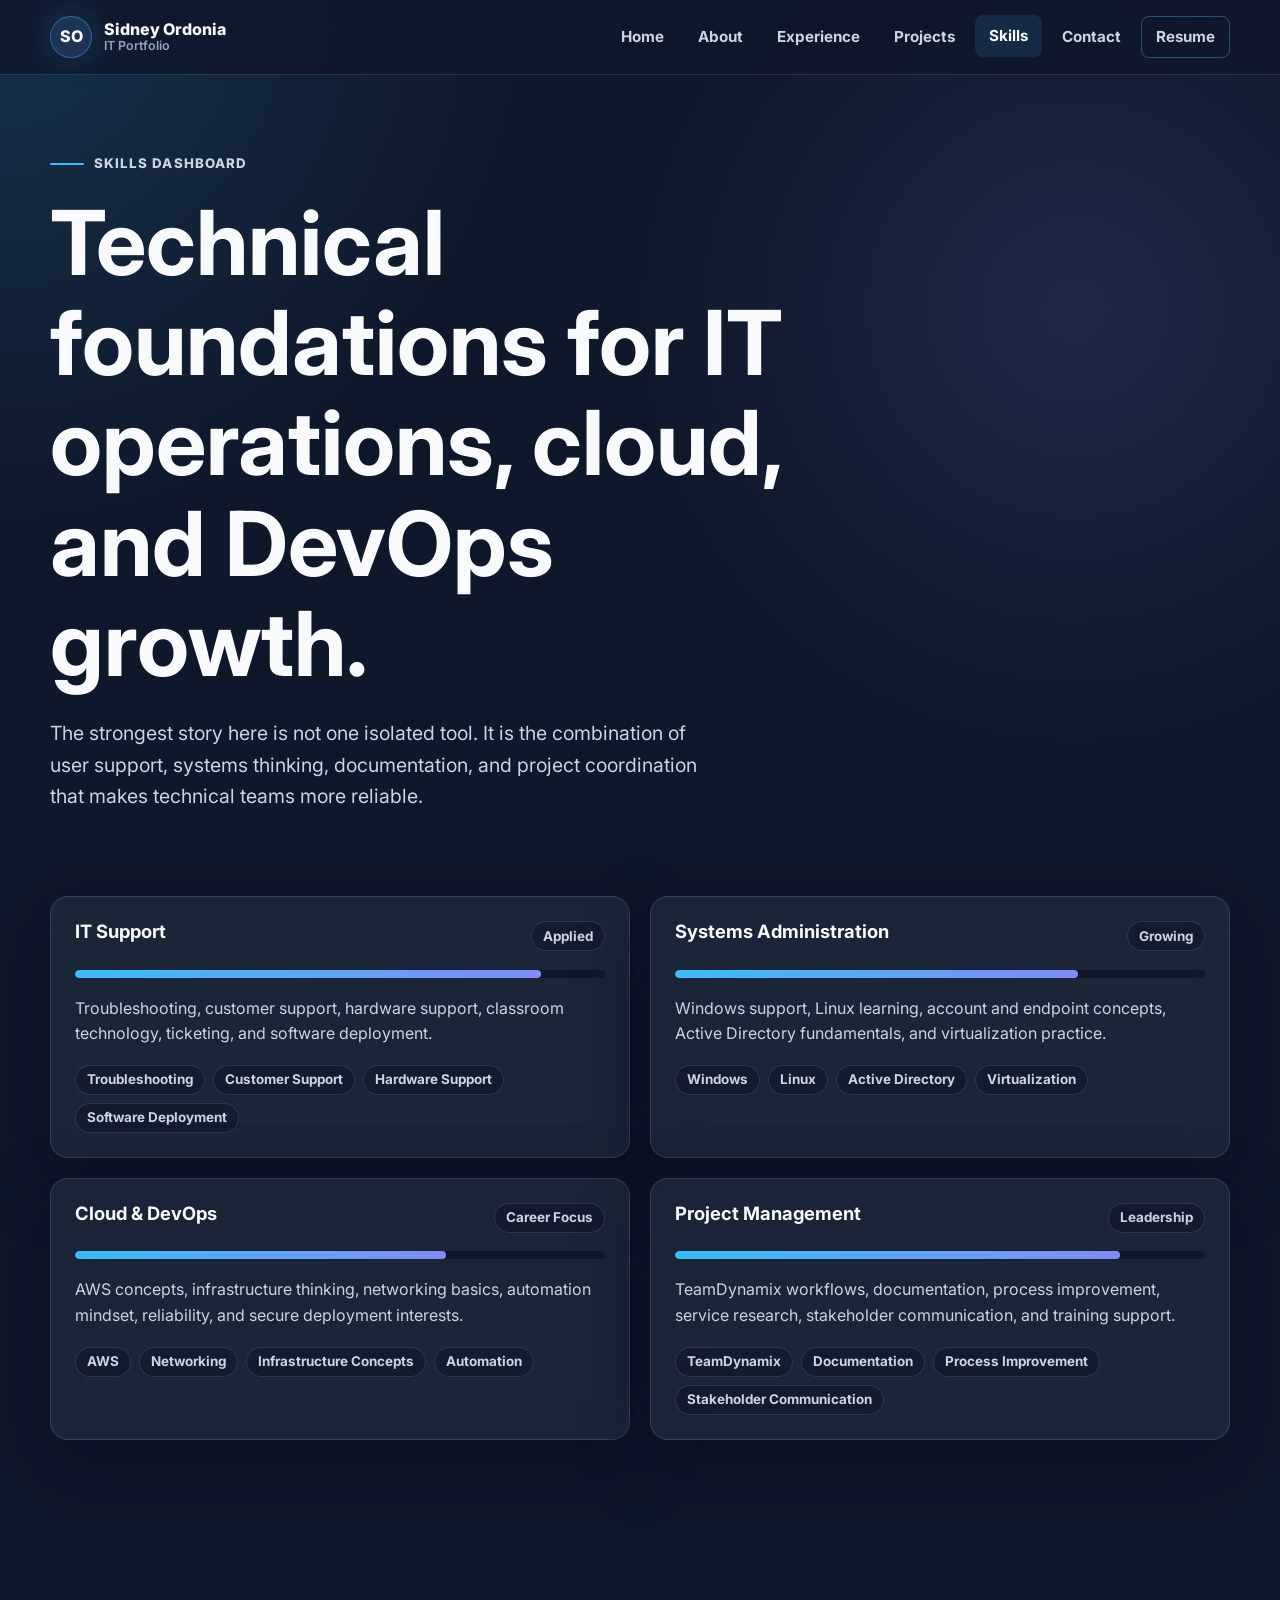
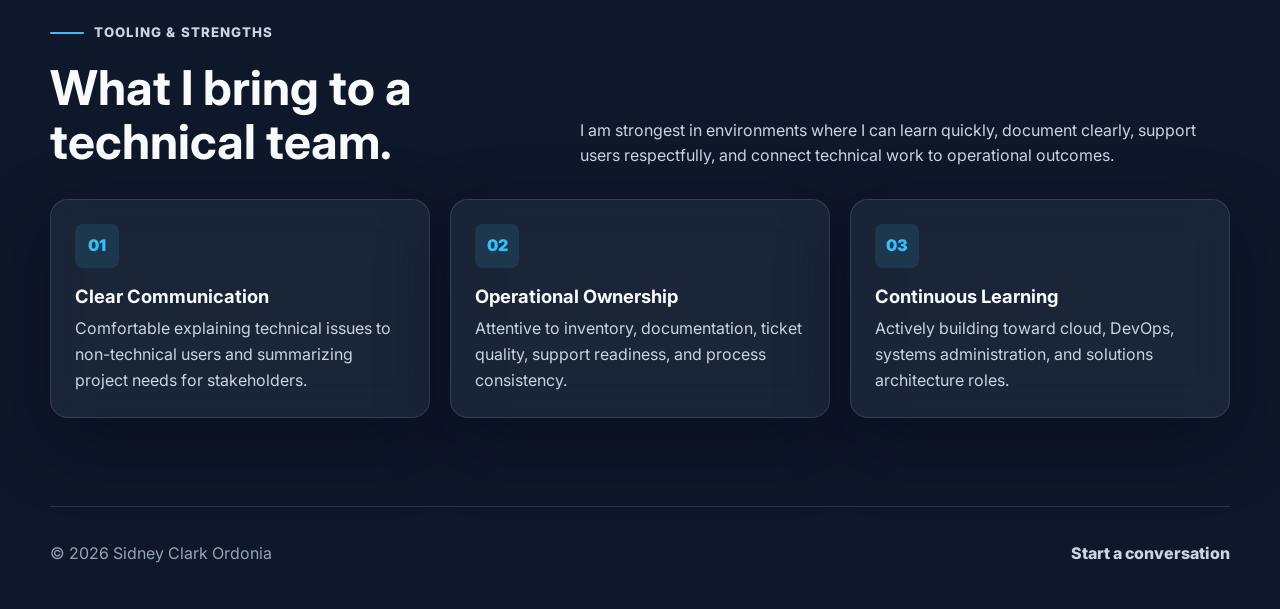
<file: skills.html>
<!DOCTYPE html>
<html lang="en">

<head>
    <meta charset="UTF-8">
    <meta name="viewport" content="width=device-width, initial-scale=1.0">
    <meta name="description" content="IT support, systems administration, cloud, DevOps, and project management skills for Sidney Clark Ordonia.">
    <title>Skills | Sidney Clark Ordonia</title>
    <link rel="preconnect" href="https://fonts.googleapis.com">
    <link rel="preconnect" href="https://fonts.gstatic.com" crossorigin>
    <link href="https://fonts.googleapis.com/css2?family=Inter:wght@400;600;700;800;900&amp;family=Outfit:wght@500;700;800&amp;display=swap" rel="stylesheet">
    <link rel="stylesheet" href="style.css">
</head>

<body data-page="skills">
    <header class="site-header">
        <nav class="navbar" aria-label="Primary navigation">
            <a class="brand" href="index.html"><span class="brand-mark">SO</span><span class="brand-text"><span>Sidney Ordonia</span><span>IT Portfolio</span></span></a>
            <button class="nav-toggle" type="button" aria-label="Toggle navigation" aria-expanded="false"><span></span></button>
            <ul class="nav-links">
                <li><a href="index.html" data-page="home">Home</a></li>
                <li><a href="about.html" data-page="about">About</a></li>
                <li><a href="experience.html" data-page="experience">Experience</a></li>
                <li><a href="projects.html" data-page="projects">Projects</a></li>
                <li><a href="skills.html" data-page="skills">Skills</a></li>
                <li><a href="contact.html" data-page="contact">Contact</a></li>
                <li><a class="nav-resume" href="assets/Sidney_Ordonia_Resume.pdf" target="_blank" rel="noopener">Resume</a></li>
            </ul>
        </nav>
    </header>

    <main>
        <section class="page-hero reveal">
            <p class="eyebrow">Skills Dashboard</p>
            <h1>Technical foundations for IT operations, cloud, and DevOps growth.</h1>
            <p class="lead">The strongest story here is not one isolated tool. It is the combination of user support, systems thinking, documentation, and project coordination that makes technical teams more reliable.</p>
        </section>

        <section class="section compact">
            <div class="skills-dashboard">
                <article class="skill-card reveal">
                    <div class="skill-header"><h3>IT Support</h3><span class="tag">Applied</span></div>
                    <div class="skill-meter" style="--level: 88%"><span></span></div>
                    <p>Troubleshooting, customer support, hardware support, classroom technology, ticketing, and software deployment.</p>
                    <ul class="tag-list"><li>Troubleshooting</li><li>Customer Support</li><li>Hardware Support</li><li>Software Deployment</li></ul>
                </article>

                <article class="skill-card reveal">
                    <div class="skill-header"><h3>Systems Administration</h3><span class="tag">Growing</span></div>
                    <div class="skill-meter" style="--level: 76%"><span></span></div>
                    <p>Windows support, Linux learning, account and endpoint concepts, Active Directory fundamentals, and virtualization practice.</p>
                    <ul class="tag-list"><li>Windows</li><li>Linux</li><li>Active Directory</li><li>Virtualization</li></ul>
                </article>

                <article class="skill-card reveal">
                    <div class="skill-header"><h3>Cloud & DevOps</h3><span class="tag">Career Focus</span></div>
                    <div class="skill-meter" style="--level: 70%"><span></span></div>
                    <p>AWS concepts, infrastructure thinking, networking basics, automation mindset, reliability, and secure deployment interests.</p>
                    <ul class="tag-list"><li>AWS</li><li>Networking</li><li>Infrastructure Concepts</li><li>Automation</li></ul>
                </article>

                <article class="skill-card reveal">
                    <div class="skill-header"><h3>Project Management</h3><span class="tag">Leadership</span></div>
                    <div class="skill-meter" style="--level: 84%"><span></span></div>
                    <p>TeamDynamix workflows, documentation, process improvement, service research, stakeholder communication, and training support.</p>
                    <ul class="tag-list"><li>TeamDynamix</li><li>Documentation</li><li>Process Improvement</li><li>Stakeholder Communication</li></ul>
                </article>
            </div>
        </section>

        <section class="section">
            <div class="section-heading reveal">
                <div>
                    <p class="eyebrow">Tooling & Strengths</p>
                    <h2>What I bring to a technical team.</h2>
                </div>
                <p>I am strongest in environments where I can learn quickly, document clearly, support users respectfully, and connect technical work to operational outcomes.</p>
            </div>
            <div class="grid three">
                <article class="feature-card reveal"><span class="icon">01</span><h3>Clear Communication</h3><p>Comfortable explaining technical issues to non-technical users and summarizing project needs for stakeholders.</p></article>
                <article class="feature-card reveal"><span class="icon">02</span><h3>Operational Ownership</h3><p>Attentive to inventory, documentation, ticket quality, support readiness, and process consistency.</p></article>
                <article class="feature-card reveal"><span class="icon">03</span><h3>Continuous Learning</h3><p>Actively building toward cloud, DevOps, systems administration, and solutions architecture roles.</p></article>
            </div>
        </section>
    </main>

    <footer class="site-footer">
        <p>&copy; 2026 Sidney Clark Ordonia</p>
        <p><a href="contact.html">Start a conversation</a></p>
    </footer>

    <script src="script.js"></script>
</body>

</html>
</file>
<file: style.css>
:root {
    --bg: #0f172a;
    --bg-soft: #111c33;
    --surface: rgba(30, 41, 59, 0.78);
    --surface-strong: #1e293b;
    --surface-muted: rgba(15, 23, 42, 0.72);
    --border: rgba(148, 163, 184, 0.2);
    --accent: #38bdf8;
    --accent-2: #818cf8;
    --text: #f8fafc;
    --text-muted: #cbd5e1;
    --text-soft: #94a3b8;
    --shadow: 0 24px 70px rgba(2, 6, 23, 0.42);
    --radius: 8px;
    --radius-lg: 18px;
    --max: 1180px;
}

* {
    box-sizing: border-box;
    margin: 0;
    padding: 0;
}

html {
    scroll-behavior: smooth;
}

body {
    min-height: 100vh;
    background:
        radial-gradient(circle at top left, rgba(56, 189, 248, 0.16), transparent 34rem),
        radial-gradient(circle at 84% 14%, rgba(129, 140, 248, 0.14), transparent 28rem),
        var(--bg);
    color: var(--text);
    font-family: "Inter", "Outfit", system-ui, -apple-system, BlinkMacSystemFont, "Segoe UI", sans-serif;
    line-height: 1.6;
}

body.menu-open {
    overflow: hidden;
}

a {
    color: inherit;
}

img {
    display: block;
    max-width: 100%;
}

:focus-visible {
    outline: 3px solid rgba(56, 189, 248, 0.7);
    outline-offset: 4px;
}

.site-header {
    position: sticky;
    top: 0;
    z-index: 20;
    border-bottom: 1px solid var(--border);
    background: rgba(15, 23, 42, 0.82);
    backdrop-filter: blur(18px);
}

.navbar {
    width: min(100% - 32px, var(--max));
    min-height: 74px;
    margin: 0 auto;
    display: flex;
    align-items: center;
    justify-content: space-between;
    gap: 24px;
}

.brand {
    display: inline-flex;
    align-items: center;
    gap: 12px;
    color: var(--text);
    font-weight: 800;
    text-decoration: none;
}

.brand-mark {
    display: grid;
    width: 42px;
    height: 42px;
    place-items: center;
    border: 1px solid rgba(56, 189, 248, 0.44);
    border-radius: 50%;
    background: linear-gradient(135deg, rgba(56, 189, 248, 0.18), rgba(129, 140, 248, 0.2));
    box-shadow: 0 0 34px rgba(56, 189, 248, 0.22);
}

.brand-text {
    display: grid;
    line-height: 1.1;
}

.brand-text span:last-child {
    color: var(--text-soft);
    font-size: 0.78rem;
    font-weight: 600;
}

.nav-toggle {
    display: none;
    width: 44px;
    height: 44px;
    border: 1px solid var(--border);
    border-radius: var(--radius);
    background: rgba(30, 41, 59, 0.78);
    color: var(--text);
    cursor: pointer;
}

.nav-toggle span,
.nav-toggle::before,
.nav-toggle::after {
    display: block;
    width: 20px;
    height: 2px;
    margin: 5px auto;
    border-radius: 99px;
    background: currentColor;
    content: "";
    transition: transform 180ms ease, opacity 180ms ease;
}

.nav-toggle[aria-expanded="true"] span {
    opacity: 0;
}

.nav-toggle[aria-expanded="true"]::before {
    transform: translateY(7px) rotate(45deg);
}

.nav-toggle[aria-expanded="true"]::after {
    transform: translateY(-7px) rotate(-45deg);
}

.nav-links {
    display: flex;
    align-items: center;
    justify-content: flex-end;
    gap: 6px;
    list-style: none;
}

.nav-links a {
    display: inline-flex;
    align-items: center;
    min-height: 42px;
    padding: 0 14px;
    border-radius: var(--radius);
    color: var(--text-muted);
    font-size: 0.95rem;
    font-weight: 700;
    text-decoration: none;
    transition: background 180ms ease, color 180ms ease, transform 180ms ease;
}

.nav-links a:hover,
.nav-links a.active {
    background: rgba(56, 189, 248, 0.12);
    color: var(--text);
    transform: translateY(-1px);
}

.nav-resume {
    border: 1px solid rgba(56, 189, 248, 0.38);
}

main {
    width: min(100% - 32px, var(--max));
    margin: 0 auto;
}

.section {
    padding: 88px 0;
}

.section.compact {
    padding-top: 54px;
}

.hero {
    min-height: calc(100vh - 74px);
    display: grid;
    grid-template-columns: minmax(0, 1.18fr) minmax(280px, 0.82fr);
    align-items: center;
    gap: 56px;
    padding: 72px 0 56px;
}

.eyebrow {
    display: inline-flex;
    align-items: center;
    gap: 10px;
    margin-bottom: 18px;
    color: var(--accent);
    font-size: 0.83rem;
    font-weight: 800;
    letter-spacing: 0.08em;
    text-transform: uppercase;
}

.eyebrow::before {
    width: 34px;
    height: 2px;
    border-radius: 999px;
    background: var(--accent);
    content: "";
}

h1,
h2,
h3 {
    line-height: 1.12;
}

.hero h1,
.page-hero h1 {
    max-width: 820px;
    font-size: clamp(2.65rem, 7vw, 5.8rem);
    letter-spacing: 0;
}

.gradient-text {
    background: linear-gradient(135deg, var(--text), var(--accent) 54%, #c4b5fd);
    -webkit-background-clip: text;
    background-clip: text;
    color: transparent;
}

.hero-title-small {
    display: block;
    margin-top: 16px;
    color: var(--text-muted);
    font-size: clamp(1.02rem, 2vw, 1.35rem);
    font-weight: 700;
}

.lead {
    max-width: 760px;
    margin-top: 24px;
    color: var(--text-muted);
    font-size: clamp(1.05rem, 2vw, 1.22rem);
}

.hero-actions,
.button-row {
    display: flex;
    flex-wrap: wrap;
    gap: 14px;
    margin-top: 32px;
}

.button {
    display: inline-flex;
    align-items: center;
    justify-content: center;
    gap: 10px;
    min-height: 48px;
    padding: 0 20px;
    border: 1px solid rgba(56, 189, 248, 0.44);
    border-radius: var(--radius);
    background: linear-gradient(135deg, var(--accent), var(--accent-2));
    color: #06111f;
    font-weight: 850;
    text-decoration: none;
    box-shadow: 0 16px 42px rgba(56, 189, 248, 0.2);
    transition: transform 180ms ease, box-shadow 180ms ease, border-color 180ms ease;
}

.button:hover {
    transform: translateY(-2px);
    box-shadow: 0 22px 54px rgba(56, 189, 248, 0.28);
}

.button.secondary {
    background: rgba(30, 41, 59, 0.7);
    color: var(--text);
    box-shadow: none;
}

.button.ghost {
    border-color: var(--border);
    background: transparent;
    color: var(--text-muted);
    box-shadow: none;
}

.profile-panel,
.glass-panel,
.feature-card,
.skill-card,
.project-card,
.timeline-item,
.contact-card,
.resume-preview {
    border: 1px solid var(--border);
    border-radius: var(--radius-lg);
    background: var(--surface);
    box-shadow: var(--shadow);
    backdrop-filter: blur(18px);
}

.profile-panel {
    position: relative;
    overflow: hidden;
    padding: 28px;
}

.profile-panel::before {
    position: absolute;
    inset: -1px;
    z-index: -1;
    background: linear-gradient(140deg, rgba(56, 189, 248, 0.22), transparent 38%, rgba(129, 140, 248, 0.18));
    content: "";
}

.profile-frame {
    width: min(100%, 330px);
    aspect-ratio: 1;
    margin: 0 auto 26px;
    padding: 8px;
    border: 1px solid rgba(56, 189, 248, 0.38);
    border-radius: 50%;
    background: rgba(15, 23, 42, 0.82);
    box-shadow: 0 0 54px rgba(56, 189, 248, 0.24);
}

.profile-frame img {
    width: 100%;
    height: 100%;
    border-radius: 50%;
    object-fit: cover;
}

.quick-stats {
    display: grid;
    grid-template-columns: repeat(2, minmax(0, 1fr));
    gap: 12px;
}

.stat {
    padding: 16px;
    border: 1px solid rgba(148, 163, 184, 0.16);
    border-radius: var(--radius);
    background: rgba(15, 23, 42, 0.58);
}

.stat strong {
    display: block;
    color: var(--text);
    font-size: 1.45rem;
}

.stat span {
    color: var(--text-soft);
    font-size: 0.88rem;
}

.section-heading {
    display: flex;
    align-items: end;
    justify-content: space-between;
    gap: 28px;
    margin-bottom: 30px;
}

.section-heading h2 {
    font-size: clamp(2rem, 4vw, 3rem);
}

.section-heading p,
.page-hero p {
    max-width: 650px;
    color: var(--text-muted);
}

.page-hero {
    padding: 72px 0 30px;
}

.grid {
    display: grid;
    gap: 20px;
}

.grid.two {
    grid-template-columns: repeat(2, minmax(0, 1fr));
}

.grid.three {
    grid-template-columns: repeat(3, minmax(0, 1fr));
}

.feature-card,
.skill-card,
.project-card,
.contact-card {
    padding: 24px;
    transition: transform 180ms ease, border-color 180ms ease, background 180ms ease;
}

.feature-card:hover,
.skill-card:hover,
.project-card:hover,
.contact-card:hover {
    border-color: rgba(56, 189, 248, 0.45);
    background: rgba(30, 41, 59, 0.9);
    transform: translateY(-4px);
}

.icon {
    display: grid;
    width: 44px;
    height: 44px;
    place-items: center;
    margin-bottom: 18px;
    border-radius: var(--radius);
    background: rgba(56, 189, 248, 0.12);
    color: var(--accent);
    font-weight: 900;
}

.feature-card h3,
.skill-card h3,
.project-card h3,
.contact-card h3 {
    margin-bottom: 10px;
    color: var(--text);
    font-size: 1.15rem;
}

.feature-card p,
.skill-card p,
.project-card p,
.timeline-item p,
.contact-card p {
    color: var(--text-muted);
}

.tag-list {
    display: flex;
    flex-wrap: wrap;
    gap: 8px;
    margin-top: 18px;
    list-style: none;
}

.tag-list li,
.tag {
    display: inline-flex;
    align-items: center;
    min-height: 30px;
    padding: 0 11px;
    border: 1px solid rgba(148, 163, 184, 0.2);
    border-radius: 999px;
    background: rgba(15, 23, 42, 0.6);
    color: var(--text-muted);
    font-size: 0.84rem;
    font-weight: 700;
}

.callout {
    padding: 28px;
    border: 1px solid rgba(56, 189, 248, 0.28);
    border-radius: var(--radius-lg);
    background: linear-gradient(135deg, rgba(56, 189, 248, 0.12), rgba(129, 140, 248, 0.1));
}

.callout strong {
    color: var(--accent);
}

.timeline {
    position: relative;
    display: grid;
    gap: 22px;
}

.timeline::before {
    position: absolute;
    top: 10px;
    bottom: 10px;
    left: 18px;
    width: 2px;
    background: linear-gradient(var(--accent), rgba(129, 140, 248, 0.2));
    content: "";
}

.timeline-item {
    position: relative;
    margin-left: 52px;
    padding: 26px;
}

.timeline-item::before {
    position: absolute;
    top: 28px;
    left: -43px;
    width: 16px;
    height: 16px;
    border: 4px solid var(--bg);
    border-radius: 50%;
    background: var(--accent);
    box-shadow: 0 0 0 5px rgba(56, 189, 248, 0.16);
    content: "";
}

.timeline-meta {
    display: flex;
    flex-wrap: wrap;
    gap: 10px;
    margin-bottom: 14px;
    color: var(--text-soft);
    font-size: 0.92rem;
    font-weight: 800;
}

.achievement-list {
    display: grid;
    gap: 10px;
    margin-top: 16px;
    list-style: none;
}

.achievement-list li {
    position: relative;
    padding-left: 22px;
    color: var(--text-muted);
}

.achievement-list li::before {
    position: absolute;
    left: 0;
    color: var(--accent);
    font-weight: 900;
    content: ">";
}

.skills-dashboard {
    display: grid;
    grid-template-columns: repeat(2, minmax(0, 1fr));
    gap: 20px;
}

.skill-header {
    display: flex;
    align-items: center;
    justify-content: space-between;
    gap: 18px;
}

.skill-meter {
    height: 8px;
    margin: 18px 0;
    overflow: hidden;
    border-radius: 999px;
    background: rgba(15, 23, 42, 0.9);
}

.skill-meter span {
    display: block;
    width: var(--level);
    height: 100%;
    border-radius: inherit;
    background: linear-gradient(90deg, var(--accent), var(--accent-2));
}

.project-card {
    display: flex;
    flex-direction: column;
    min-height: 100%;
}

.project-card .button-row {
    margin-top: auto;
    padding-top: 22px;
}

.project-card .button {
    min-height: 42px;
    padding: 0 14px;
    font-size: 0.92rem;
}

.resume-preview {
    display: grid;
    grid-template-columns: minmax(0, 1fr) 280px;
    gap: 24px;
    align-items: center;
    padding: 28px;
}

.resume-sheet {
    min-height: 320px;
    padding: 26px;
    border-radius: var(--radius);
    background: #f8fafc;
    color: #0f172a;
    box-shadow: 0 18px 38px rgba(2, 6, 23, 0.28);
}

.resume-sheet h3 {
    margin-bottom: 12px;
}

.resume-line {
    height: 8px;
    margin: 12px 0;
    border-radius: 999px;
    background: #dbeafe;
}

.resume-line.short {
    width: 64%;
}

.contact-layout {
    display: grid;
    grid-template-columns: 0.85fr 1.15fr;
    gap: 24px;
    align-items: start;
}

.contact-stack {
    display: grid;
    gap: 16px;
}

.contact-card a {
    display: inline-flex;
    margin-top: 8px;
    color: var(--accent);
    font-weight: 800;
    text-decoration: none;
}

form {
    display: grid;
    gap: 14px;
}

label {
    color: var(--text-muted);
    font-weight: 800;
}

input,
textarea {
    width: 100%;
    margin-top: 8px;
    padding: 14px 15px;
    border: 1px solid rgba(148, 163, 184, 0.25);
    border-radius: var(--radius);
    background: rgba(15, 23, 42, 0.8);
    color: var(--text);
    font: inherit;
}

textarea {
    min-height: 150px;
    resize: vertical;
}

.form-note {
    color: var(--text-soft);
    font-size: 0.9rem;
}

.site-footer {
    width: min(100% - 32px, var(--max));
    margin: 0 auto;
    padding: 34px 0 42px;
    border-top: 1px solid var(--border);
    color: var(--text-soft);
    display: flex;
    flex-wrap: wrap;
    justify-content: space-between;
    gap: 16px;
}

.site-footer a {
    color: var(--text-muted);
    font-weight: 800;
    text-decoration: none;
}

.reveal {
    opacity: 0;
    transform: translateY(18px);
    transition: opacity 560ms ease, transform 560ms ease;
}

.reveal.visible {
    opacity: 1;
    transform: translateY(0);
}

@media (max-width: 900px) {
    .nav-toggle {
        display: block;
    }

    .nav-links {
        position: fixed;
        inset: 74px 16px auto;
        display: none;
        flex-direction: column;
        align-items: stretch;
        padding: 16px;
        border: 1px solid var(--border);
        border-radius: var(--radius-lg);
        background: rgba(15, 23, 42, 0.96);
        box-shadow: var(--shadow);
    }

    .nav-links.open {
        display: flex;
    }

    .nav-links a {
        justify-content: center;
    }

    .hero,
    .grid.two,
    .grid.three,
    .skills-dashboard,
    .resume-preview,
    .contact-layout {
        grid-template-columns: 1fr;
    }

    .hero {
        min-height: auto;
        padding-top: 54px;
    }

    .profile-panel {
        max-width: 520px;
        margin: 0 auto;
    }

    .section-heading {
        display: block;
    }

    .section-heading p {
        margin-top: 14px;
    }
}

@media (max-width: 620px) {
    main,
    .navbar,
    .site-footer {
        width: min(100% - 22px, var(--max));
    }

    .brand-text span:last-child {
        display: none;
    }

    .section {
        padding: 62px 0;
    }

    .hero-actions,
    .button-row {
        flex-direction: column;
    }

    .button {
        width: 100%;
    }

    .quick-stats {
        grid-template-columns: 1fr;
    }

    .timeline::before {
        left: 10px;
    }

    .timeline-item {
        margin-left: 32px;
        padding: 20px;
    }

    .timeline-item::before {
        left: -29px;
    }

    .feature-card,
    .skill-card,
    .project-card,
    .contact-card,
    .resume-preview {
        padding: 20px;
    }
}

@media (prefers-reduced-motion: reduce) {
    *,
    *::before,
    *::after {
        scroll-behavior: auto !important;
        transition-duration: 0.01ms !important;
        animation-duration: 0.01ms !important;
        animation-iteration-count: 1 !important;
    }
}

.form-message {
    padding: 24px;
    border-radius: var(--radius);
    text-align: center;
    margin-top: 16px;
}

.form-message h3 {
    margin-bottom: 12px;
    font-size: 1.4rem;
}

.form-message.success {
    background: rgba(16, 185, 129, 0.15);
    border: 1px solid rgba(16, 185, 129, 0.4);
    color: #a7f3d0;
}

.form-message.success h3 {
    color: #34d399;
}

.form-message.error {
    background: rgba(239, 68, 68, 0.15);
    border: 1px solid rgba(239, 68, 68, 0.4);
    color: #fecaca;
    margin-bottom: 16px;
}

.form-message.error h3 {
    color: #f87171;
}

button:disabled {
    opacity: 0.7;
    cursor: not-allowed;
}
</file>
